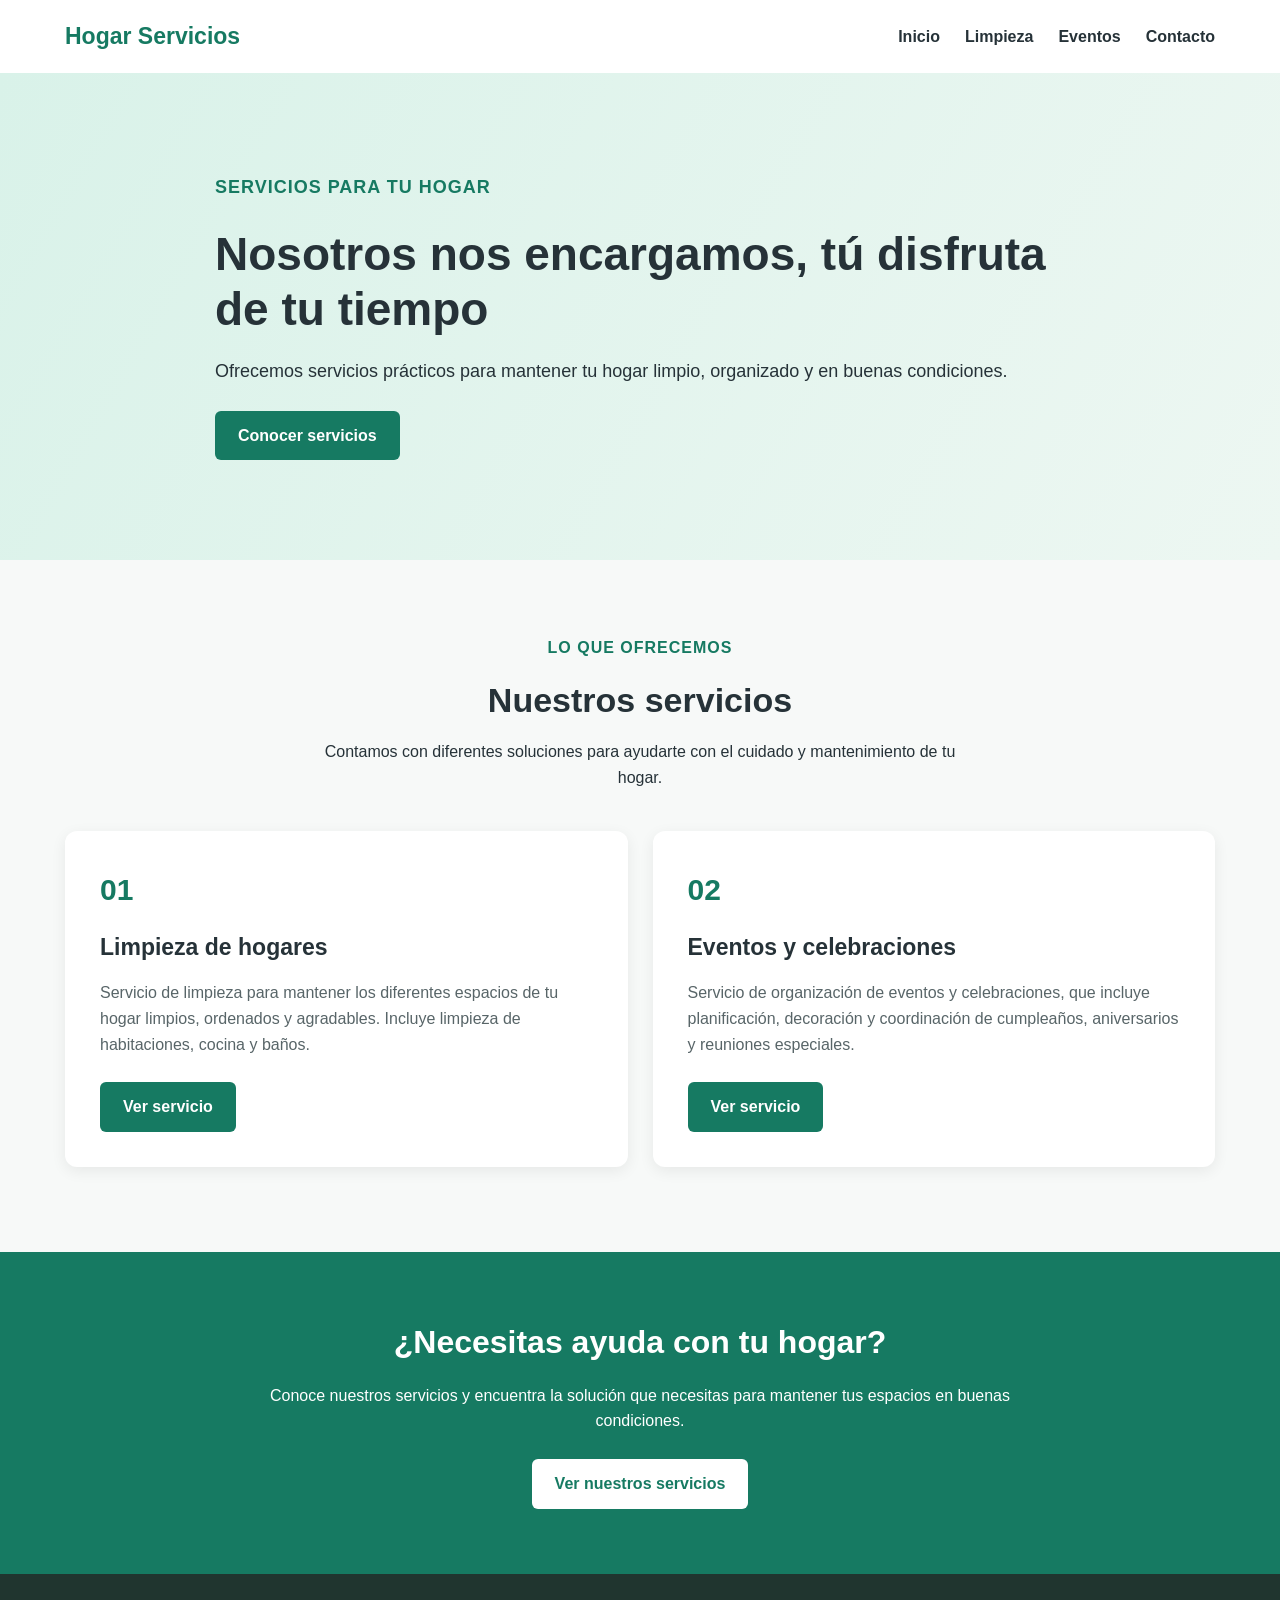
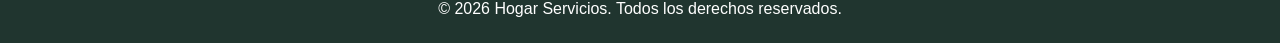
<file: index.html>
<!DOCTYPE html>
<html lang="es">
<head>
    <meta charset="UTF-8">
    <meta name="viewport" content="width=device-width, initial-scale=1.0">
    <title>Servicios para tu Hogar</title>
    <link rel="stylesheet" href="style.css">
</head>
<body>

    <header>
        <div class="container nav-container">

            <a href="index.html" class="logo">Hogar Servicios</a>

            <button class="menu-toggle" id="menu-toggle" aria-label="Abrir menú" aria-expanded="false">
                ☰
            </button>

           <nav class="nav-menu" id="nav-menu">
    <a href="index.html">Inicio</a>
    <a href="servicio1.html">Limpieza</a>
    <a href="servicio2.html">Eventos</a>
    <a href="#contacto">Contacto</a>
</nav>

        </div>
    </header>

    <main>

        <section class="hero">
            <div class="container hero-content">

                <p class="subtitle">Servicios para tu hogar</p>

                <h1>Nosotros nos encargamos, tú disfruta de tu tiempo</h1>

                <p>
                    Ofrecemos servicios prácticos para mantener tu hogar
                    limpio, organizado y en buenas condiciones.
                </p>

                <a href="#servicios" class="btn">Conocer servicios</a>

            </div>
        </section>

        <section class="services container" id="servicios">

            <div class="section-title">
                <p class="subtitle">Lo que ofrecemos</p>
                <h2>Nuestros servicios</h2>
                <p>
                    Contamos con diferentes soluciones para ayudarte
                    con el cuidado y mantenimiento de tu hogar.
                </p>
            </div>

            <div class="service-grid">

                <article class="service-card">

                    <div class="service-number">01</div>

                    <h3>Limpieza de hogares</h3>

                    <p>
                        Servicio de limpieza para mantener los diferentes
                        espacios de tu hogar limpios, ordenados y agradables.
                        Incluye limpieza de habitaciones, cocina y baños.
                    </p>

                    <a href="servicio1.html" class="btn">Ver servicio</a>

                </article>

                
<article class="service-card">

    <div class="service-number">02</div>

    <h3>Eventos y celebraciones</h3>

    <p>
        Servicio de organización de eventos y celebraciones,
        que incluye planificación, decoración y coordinación
        de cumpleaños, aniversarios y reuniones especiales.
    </p>

    <a href="servicio2.html" class="btn">Ver servicio</a>

</article>


            </div>

        </section>

        <section class="contact" id="contacto">

            <div class="container contact-content">

                <h2>¿Necesitas ayuda con tu hogar?</h2>

                <p>
                    Conoce nuestros servicios y encuentra la solución
                    que necesitas para mantener tus espacios en buenas condiciones.
                </p>

                <a href="#servicios" class="btn btn-light">Ver nuestros servicios</a>

            </div>

        </section>

    </main>

    <footer>
        <div class="container">
            <p>© <span id="year"></span> Hogar Servicios. Todos los derechos reservados.</p>
        </div>
    </footer>

    <script src="script.js"></script>

</body>
</html>
</file>
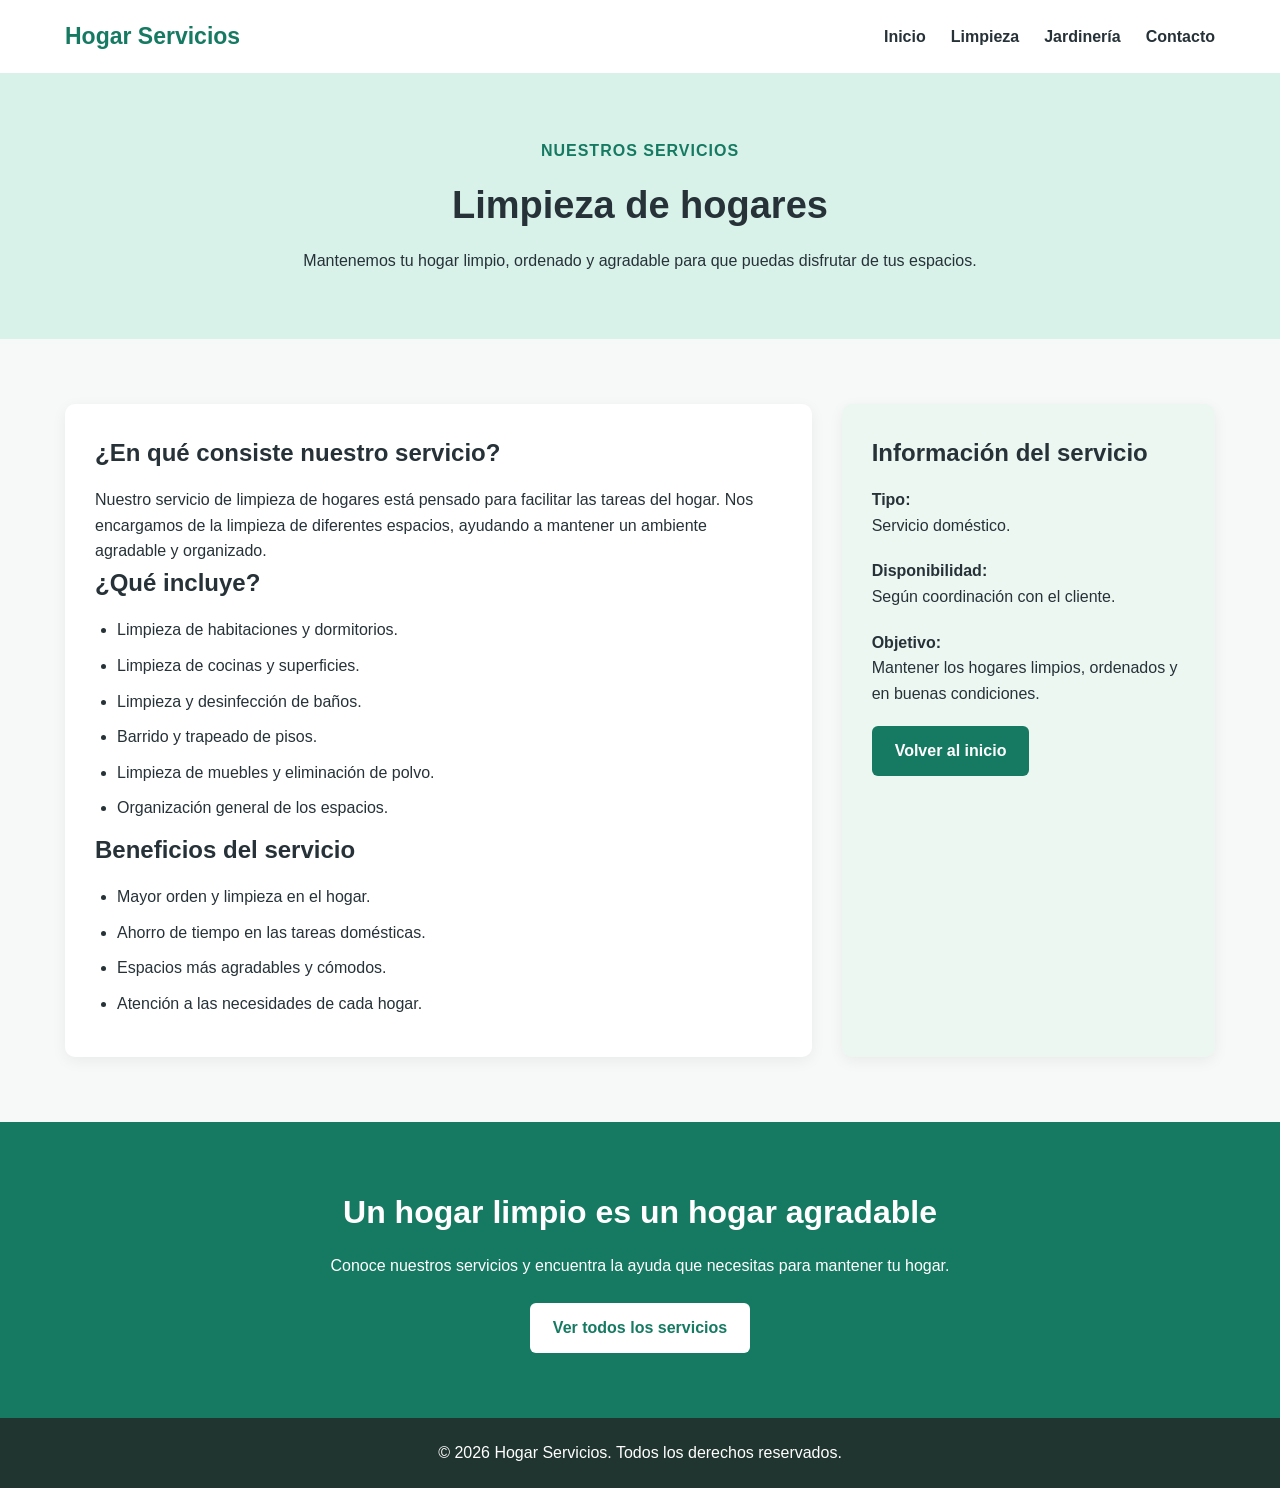
<file: servicio1.html>
<!DOCTYPE html>
<html lang="es">
<head>
    <meta charset="UTF-8">
    <meta name="viewport" content="width=device-width, initial-scale=1.0">
    <title>Limpieza de hogares - Hogar Servicios</title>
    <link rel="stylesheet" href="style.css">
</head>
<body>

    <header>
        <div class="container nav-container">

            <a href="index.html" class="logo">Hogar Servicios</a>

            <button class="menu-toggle" id="menu-toggle" aria-label="Abrir menú" aria-expanded="false">
                ☰
            </button>

            <nav class="nav-menu" id="nav-menu">
                <a href="index.html">Inicio</a>
                <a href="servicio1.html">Limpieza</a>
                <a href="servicio2.html">Jardinería</a>
                <a href="index.html#contacto">Contacto</a>
            </nav>

        </div>
    </header>

    <main>

        <section class="page-hero">
            <div class="container">

                <p class="subtitle">Nuestros servicios</p>

                <h1>Limpieza de hogares</h1>

                <p>
                    Mantenemos tu hogar limpio, ordenado y agradable
                    para que puedas disfrutar de tus espacios.
                </p>

            </div>
        </section>

        <section class="details-section container">

            <div class="details-grid">

                <div class="details-content">

                    <h2>¿En qué consiste nuestro servicio?</h2>

                    <p>
                        Nuestro servicio de limpieza de hogares está pensado
                        para facilitar las tareas del hogar. Nos encargamos
                        de la limpieza de diferentes espacios, ayudando a
                        mantener un ambiente agradable y organizado.
                    </p>

                    <h2>¿Qué incluye?</h2>

                    <ul>
                        <li>Limpieza de habitaciones y dormitorios.</li>
                        <li>Limpieza de cocinas y superficies.</li>
                        <li>Limpieza y desinfección de baños.</li>
                        <li>Barrido y trapeado de pisos.</li>
                        <li>Limpieza de muebles y eliminación de polvo.</li>
                        <li>Organización general de los espacios.</li>
                    </ul>

                    <h2>Beneficios del servicio</h2>

                    <ul>
                        <li>Mayor orden y limpieza en el hogar.</li>
                        <li>Ahorro de tiempo en las tareas domésticas.</li>
                        <li>Espacios más agradables y cómodos.</li>
                        <li>Atención a las necesidades de cada hogar.</li>
                    </ul>

                </div>

                <aside class="info-box">

                    <h2>Información del servicio</h2>

                    <p>
                        <strong>Tipo:</strong><br>
                        Servicio doméstico.
                    </p>

                    <p>
                        <strong>Disponibilidad:</strong><br>
                        Según coordinación con el cliente.
                    </p>

                    <p>
                        <strong>Objetivo:</strong><br>
                        Mantener los hogares limpios, ordenados y en buenas condiciones.
                    </p>

                    <a href="index.html" class="btn">Volver al inicio</a>

                </aside>

            </div>

        </section>

        <section class="contact">

            <div class="container contact-content">

                <h2>Un hogar limpio es un hogar agradable</h2>

                <p>
                    Conoce nuestros servicios y encuentra la ayuda
                    que necesitas para mantener tu hogar.
                </p>

                <a href="index.html#servicios" class="btn btn-light">
                    Ver todos los servicios
                </a>

            </div>

        </section>

    </main>

    <footer>
        <div class="container">
            <p>© <span id="year"></span> Hogar Servicios. Todos los derechos reservados.</p>
        </div>
    </footer>

    <script src="script.js"></script>

</body>
</html>
</file>
<file: style.css>
* {
    margin: 0;
    padding: 0;
    box-sizing: border-box;
}

body {
    font-family: Arial, sans-serif;
    color: #263238;
    background-color: #f7f9f8;
    line-height: 1.6;
}

.container {
    width: 90%;
    max-width: 1150px;
    margin: auto;
}

/* MENU */

header {
    background-color: white;
    padding: 18px 0;
    box-shadow: 0 2px 8px rgba(0, 0, 0, 0.08);
}

.nav-container {
    display: flex;
    justify-content: space-between;
    align-items: center;
}

.logo {
    font-size: 23px;
    font-weight: bold;
    color: #167a62;
    text-decoration: none;
}

.nav-menu {
    display: flex;
    gap: 25px;
}

.nav-menu a {
    text-decoration: none;
    color: #263238;
    font-weight: bold;
}

.nav-menu a:hover {
    color: #167a62;
}

.menu-toggle {
    display: none;
    border: none;
    background: none;
    font-size: 28px;
    cursor: pointer;
}

/* PORTADA */

.hero {
    background: linear-gradient(120deg, #d9f2e9, #edf7f2);
    padding: 100px 0;
}

.hero-content {
    max-width: 850px;
}

.subtitle {
    color: #167a62;
    font-weight: bold;
    margin-bottom: 12px;
    text-transform: uppercase;
    letter-spacing: 1px;
}

.hero h1 {
    font-size: 46px;
    line-height: 1.2;
    margin-bottom: 20px;
}

.hero p {
    font-size: 18px;
    margin-bottom: 25px;
}

/* BOTONES */

.btn {
    display: inline-block;
    background-color: #167a62;
    color: white;
    padding: 12px 23px;
    border-radius: 6px;
    text-decoration: none;
    font-weight: bold;
    transition: 0.3s;
}

.btn:hover {
    background-color: #105b49;
}

/* SERVICIOS */

.services {
    padding-top: 75px;
    padding-bottom: 85px;
}

.section-title {
    text-align: center;
    max-width: 650px;
    margin: 0 auto 40px;
}

.section-title h2 {
    font-size: 34px;
    margin-bottom: 12px;
}

.service-grid {
    display: grid;
    grid-template-columns: repeat(2, 1fr);
    gap: 25px;
}

.service-card {
    background-color: white;
    padding: 35px;
    border-radius: 12px;
    box-shadow: 0 4px 15px rgba(0, 0, 0, 0.07);
    transition: transform 0.3s;
}

.service-card:hover {
    transform: translateY(-5px);
}

.service-number {
    color: #167a62;
    font-size: 30px;
    font-weight: bold;
    margin-bottom: 15px;
}

.service-card h3 {
    font-size: 23px;
    margin-bottom: 15px;
}

.service-card p {
    margin-bottom: 25px;
    color: #586568;
}

/* CONTACTO */

.contact {
    background-color: #167a62;
    color: white;
    padding: 65px 0;
    text-align: center;
}

.contact-content {
    max-width: 750px;
}

.contact h2 {
    font-size: 32px;
    margin-bottom: 15px;
}

.contact p {
    margin-bottom: 25px;
}

.btn-light {
    background-color: white;
    color: #167a62;
}

.btn-light:hover {
    background-color: #e8f5ef;
}

/* PIE DE PAGINA */

footer {
    background-color: #20352f;
    color: white;
    padding: 22px 0;
    text-align: center;
}

/* PAGINAS DE SERVICIOS */

.page-hero {
    background-color: #d9f2e9;
    padding: 65px 0;
    text-align: center;
}

.page-hero h1 {
    font-size: 38px;
    margin-bottom: 12px;
}

.details-section {
    padding: 65px 0;
}

.details-grid {
    display: grid;
    grid-template-columns: 2fr 1fr;
    gap: 30px;
}

.details-content,
.info-box {
    background-color: white;
    padding: 30px;
    border-radius: 10px;
    box-shadow: 0 4px 15px rgba(0, 0, 0, 0.06);
}

.details-content h2,
.info-box h2 {
    margin-bottom: 15px;
}

.details-content ul {
    padding-left: 22px;
    margin-top: 15px;
}

.details-content li {
    margin-bottom: 10px;
}

.info-box {
    background-color: #edf7f2;
}

.info-box p {
    margin-bottom: 20px;
}

/* ADAPTACION A CELULARES */

@media (max-width: 700px) {

    .menu-toggle {
        display: block;
    }

    .nav-menu {
        display: none;
        flex-direction: column;
        position: absolute;
        top: 65px;
        left: 0;
        width: 100%;
        padding: 20px;
        background-color: white;
        gap: 18px;
    }

    .nav-menu.active {
        display: flex;
    }

    .hero {
        padding: 65px 0;
    }

    .hero h1 {
        font-size: 34px;
    }

    .service-grid {
        grid-template-columns: 1fr;
    }

    .details-grid {
        grid-template-columns: 1fr;
    }

    .section-title h2 {
        font-size: 28px;
    }
}
</file>
